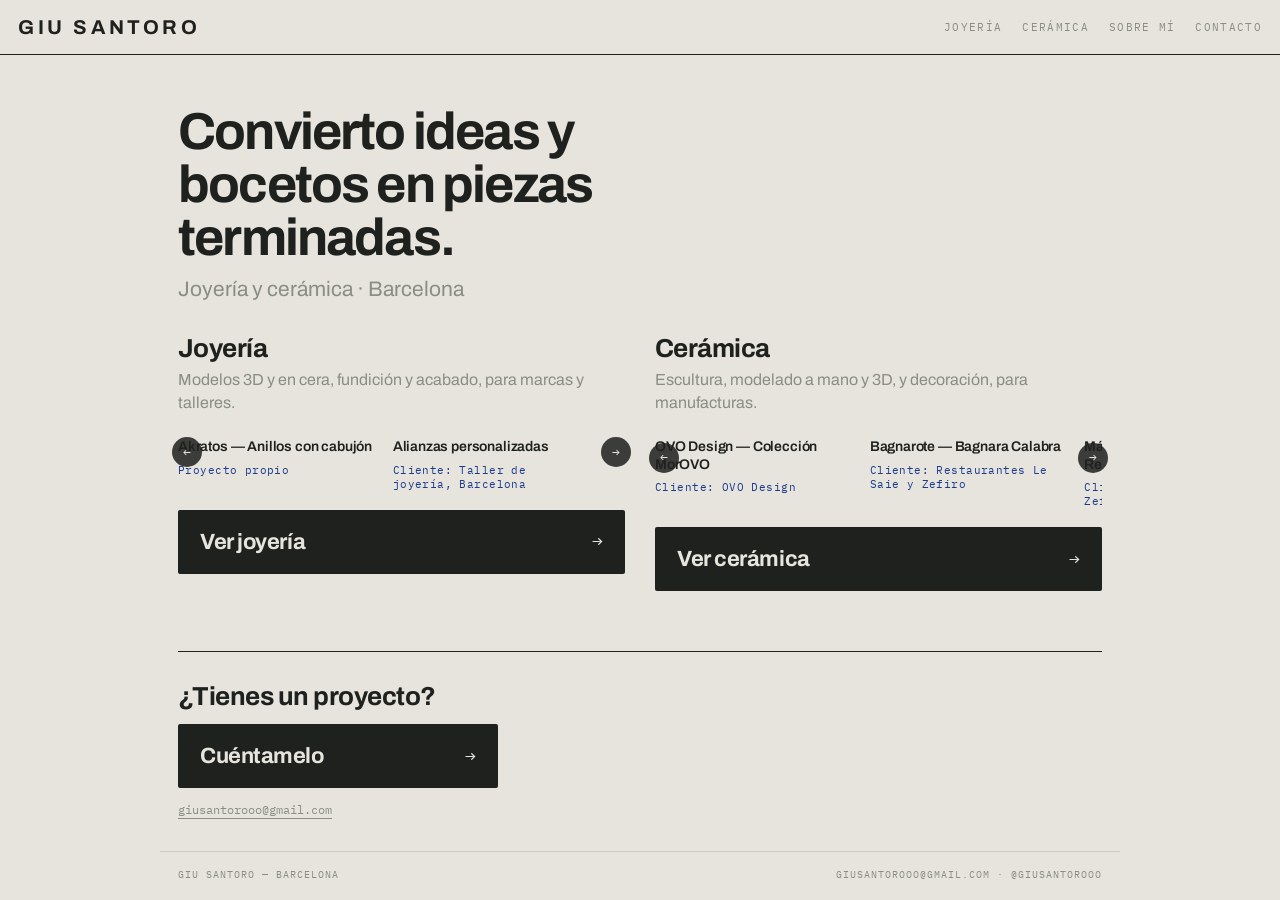
<file: index.html>
<!DOCTYPE html>
<html lang="es">
<head>
  <meta charset="utf-8">
  <meta name="viewport" content="width=device-width, initial-scale=1">
  <title>Giu Santoro (Giuseppe Santoro) — Joyería y cerámica, Barcelona</title>
  <!-- SEO -->
  <meta name="description" content="Giuseppe Santoro (Giu Santoro), orfebre y ceramista en Barcelona. Convierto ideas y bocetos en piezas terminadas: joyería para marcas y talleres, cerámica para manufacturas y diseñadores.">
  <link rel="canonical" href="https://giusantoro.com/">
  <meta property="og:type" content="website">
  <meta property="og:site_name" content="Giu Santoro">
  <meta property="og:locale" content="es_ES">
  <meta property="og:url" content="https://giusantoro.com/">
  <meta property="og:title" content="Giu Santoro (Giuseppe Santoro) — Joyería y cerámica, Barcelona">
  <meta property="og:description" content="Giuseppe Santoro (Giu Santoro), orfebre y ceramista en Barcelona. Convierto ideas y bocetos en piezas terminadas: joyería para marcas y talleres, cerámica para manufacturas y diseñadores.">
  <meta property="og:image" content="https://giusantoro.com/img/og-home.jpg">
  <meta property="og:image:width" content="1200">
  <meta property="og:image:height" content="630">
  <meta name="twitter:card" content="summary_large_image">
  <script type="application/ld+json">{"@context": "https://schema.org", "@type": "Person", "name": "Giuseppe Santoro", "alternateName": "Giu Santoro", "jobTitle": "Orfebre y ceramista", "url": "https://giusantoro.com/", "address": {"@type": "PostalAddress", "addressLocality": "Barcelona", "addressCountry": "ES"}, "sameAs": ["https://www.instagram.com/giusantorooo/"]}</script>
  <!-- /SEO -->
  <link rel="stylesheet" href="/css/estilo.css?v=20261012d">
</head>
<body data-pagina="home">
  <header class="nav">
    <a class="marca" href="/">Giu Santoro</a>
    <nav class="links">
      <a href="/joyeria" data-n="joyeria">Joyería</a>
      <a href="/ceramica" data-n="ceramica">Cerámica</a>
      <a href="/sobre" data-n="sobre">Sobre mí</a>
      <a href="/contacto" data-n="contacto">Contacto</a>
    </nav>
  </header>
  <main>
    <section class="hero" id="hero"></section>

    <div class="dos-vias">
      <section class="via">
        <h2 class="via-tit">Joyería</h2>
        <p class="via-txt" id="txt-joyeria"></p>
        <div class="carrusel">
          <button class="flecha izq" id="joy-izq" type="button" aria-label="Anterior">←</button>
          <div class="carril" id="sel-joyeria"></div>
          <button class="flecha der" id="joy-der" type="button" aria-label="Siguiente">→</button>
        </div>
        <div class="sec-cta"><a class="ruta" href="/joyeria"><span>Ver joyería</span><i>→</i></a></div>
      </section>

      <section class="via">
        <h2 class="via-tit">Cerámica</h2>
        <p class="via-txt" id="txt-ceramica"></p>
        <div class="carrusel">
          <button class="flecha izq" id="cer-izq" type="button" aria-label="Anterior">←</button>
          <div class="carril" id="sel-ceramica"></div>
          <button class="flecha der" id="cer-der" type="button" aria-label="Siguiente">→</button>
        </div>
        <div class="sec-cta"><a class="ruta" href="/ceramica"><span>Ver cerámica</span><i>→</i></a></div>
      </section>
    </div>
  </main>
  <footer class="pie">
    <span>Giu Santoro — Barcelona</span>
    <span id="pie-datos"></span>
  </footer>
  <script src="/js/sitio.js?v=20261012b"></script>
</body>
</html>
</file>
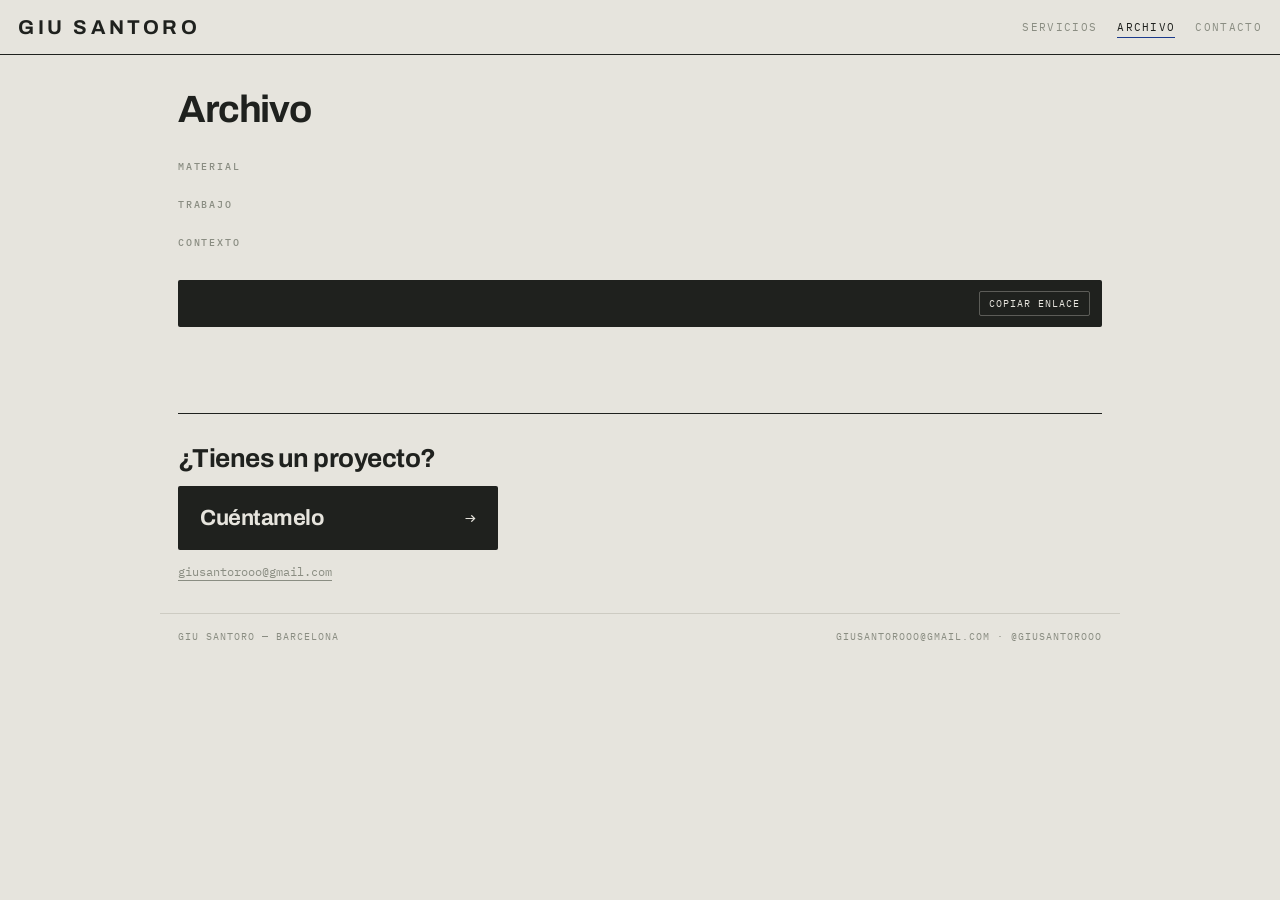
<file: archivo.html>
<!DOCTYPE html>
<html lang="es">
<head>
  <meta charset="utf-8">
  <meta name="viewport" content="width=device-width, initial-scale=1">
  <title>Archivo — Giu Santoro</title>
  <meta name="description" content="Giuseppe Santoro. Cerámica y joyería en Barcelona. Modelos, moldes, series cortas, escultura, decoración, acabado.">
  <link rel="stylesheet" href="/css/estilo.css?v=20261012d">
</head>
<body data-pagina="archivo">
  <header class="nav">
    <a class="marca" href="/">Giu Santoro</a>
    <nav class="links">
      <a href="/servicios" data-n="servicios">Servicios</a>
      <a href="/archivo" data-n="archivo">Archivo</a>
      <a href="/contacto" data-n="contacto">Contacto</a>
    </nav>
  </header>
  <main>
    <div class="arch-head">
      <h1 class="h2">Archivo</h1>
      <span class="count" id="count"></span>
    </div>
    <div class="grupo"><div class="eyebrow">Material</div><div class="fila" id="f-material"></div></div>
    <div class="grupo"><div class="eyebrow">Trabajo</div><div class="fila" id="f-trabajo"></div></div>
    <div class="grupo"><div class="eyebrow">Contexto</div><div class="fila" id="f-contexto"></div></div>
    <div class="urlbar">
      <code id="url"></code>
      <button class="copiar" id="copiar">Copiar enlace</button>
    </div>
    <p class="narra" id="narra"></p>
    <div class="rejilla" id="rejilla"></div>
  </main>
  <footer class="pie">
    <span>Giu Santoro — Barcelona</span>
    <span id="pie-datos"></span>
  </footer>
  <script src="/js/sitio.js?v=20261012b"></script>
</body>
</html>
</file>
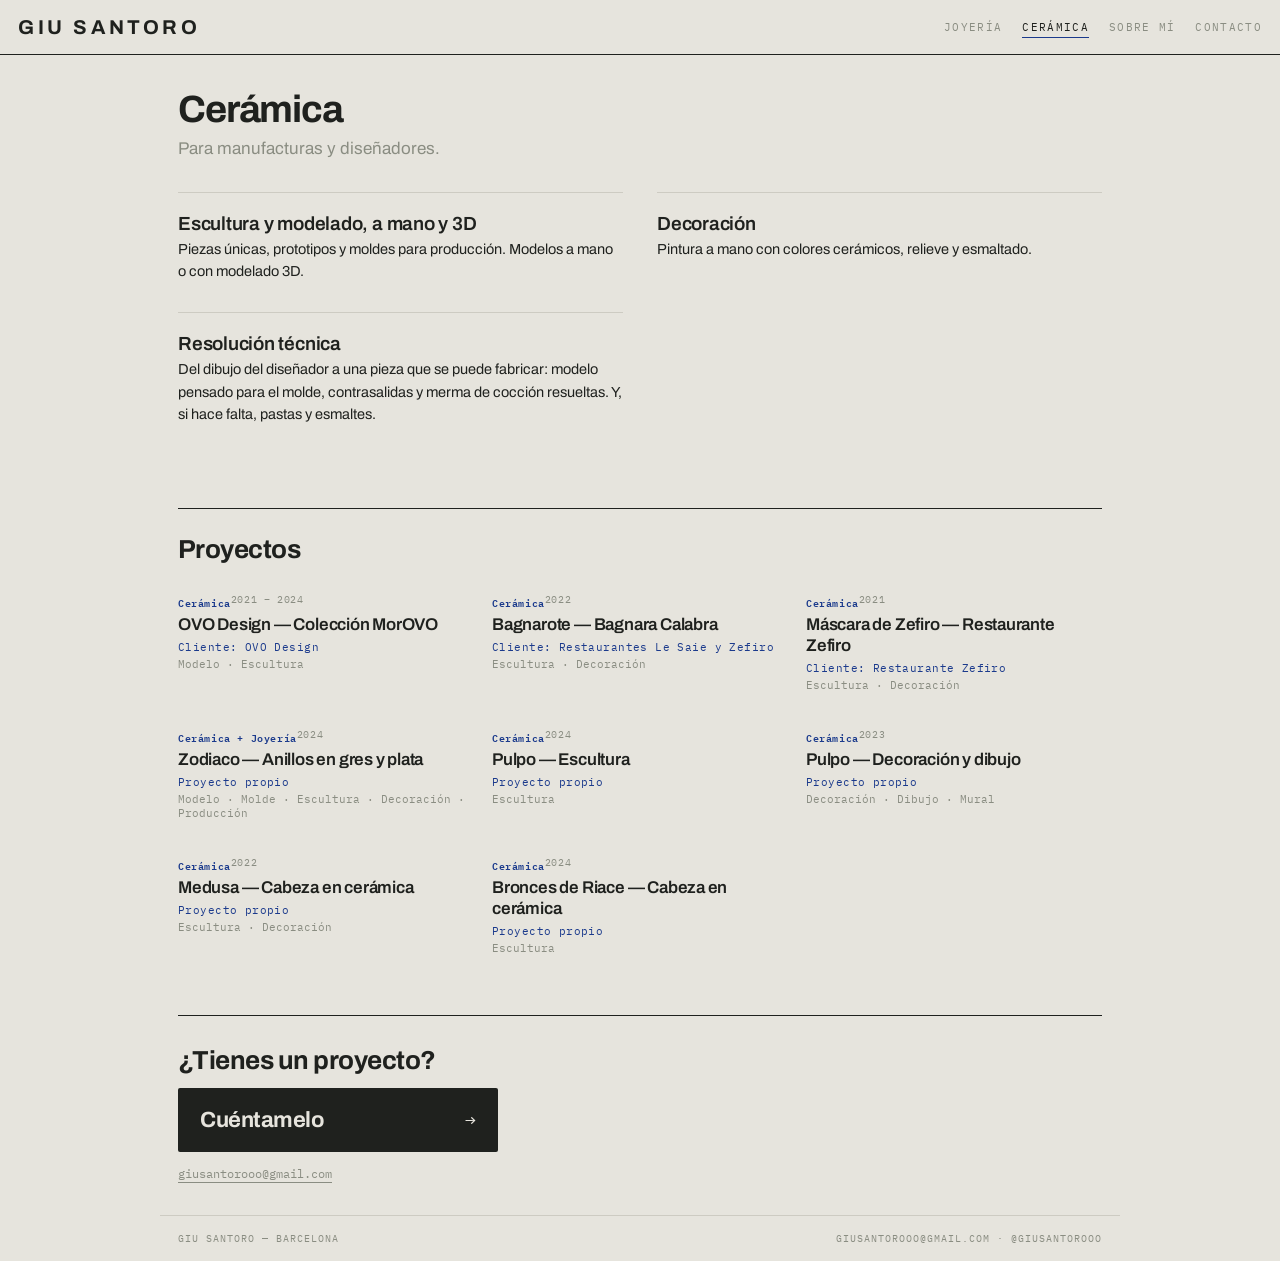
<file: ceramica.html>
<!DOCTYPE html>
<html lang="es">
<head>
  <meta charset="utf-8">
  <meta name="viewport" content="width=device-width, initial-scale=1">
  <title>Cerámica para manufacturas y diseñadores — Giu Santoro, Barcelona</title>
  <!-- SEO -->
  <meta name="description" content="Cerámica para manufacturas y diseñadores: escultura, modelos a mano o con modelado 3D, moldes, decoración y resolución técnica. Giuseppe Santoro (Giu Santoro).">
  <link rel="canonical" href="https://giusantoro.com/ceramica">
  <meta property="og:type" content="website">
  <meta property="og:site_name" content="Giu Santoro">
  <meta property="og:locale" content="es_ES">
  <meta property="og:url" content="https://giusantoro.com/ceramica">
  <meta property="og:title" content="Cerámica para manufacturas y diseñadores — Giu Santoro, Barcelona">
  <meta property="og:description" content="Cerámica para manufacturas y diseñadores: escultura, modelos a mano o con modelado 3D, moldes, decoración y resolución técnica. Giuseppe Santoro (Giu Santoro).">
  <meta property="og:image" content="https://giusantoro.com/img/og-ceramica.jpg">
  <meta property="og:image:width" content="1200">
  <meta property="og:image:height" content="630">
  <meta name="twitter:card" content="summary_large_image">
  <!-- /SEO -->
  <link rel="stylesheet" href="/css/estilo.css?v=20261012d">
</head>
<body data-pagina="ceramica">
  <header class="nav">
    <a class="marca" href="/">Giu Santoro</a>
    <nav class="links">
      <a href="/joyeria" data-n="joyeria">Joyería</a>
      <a href="/ceramica" data-n="ceramica">Cerámica</a>
      <a href="/sobre" data-n="sobre">Sobre mí</a>
      <a href="/contacto" data-n="contacto">Contacto</a>
    </nav>
  </header>
  <main>
    <h1 class="h2">Cerámica</h1>
    <p class="intro" id="intro"></p>
    <div class="servicios" id="servicios"></div>
    <div class="nota" id="nota"></div>
    <h2 class="h3">Proyectos</h2>
    <div class="rejilla" id="piezas"></div>
  </main>
  <footer class="pie">
    <span>Giu Santoro — Barcelona</span>
    <span id="pie-datos"></span>
  </footer>
  <script src="/js/sitio.js?v=20261012b"></script>
</body>
</html>
</file>
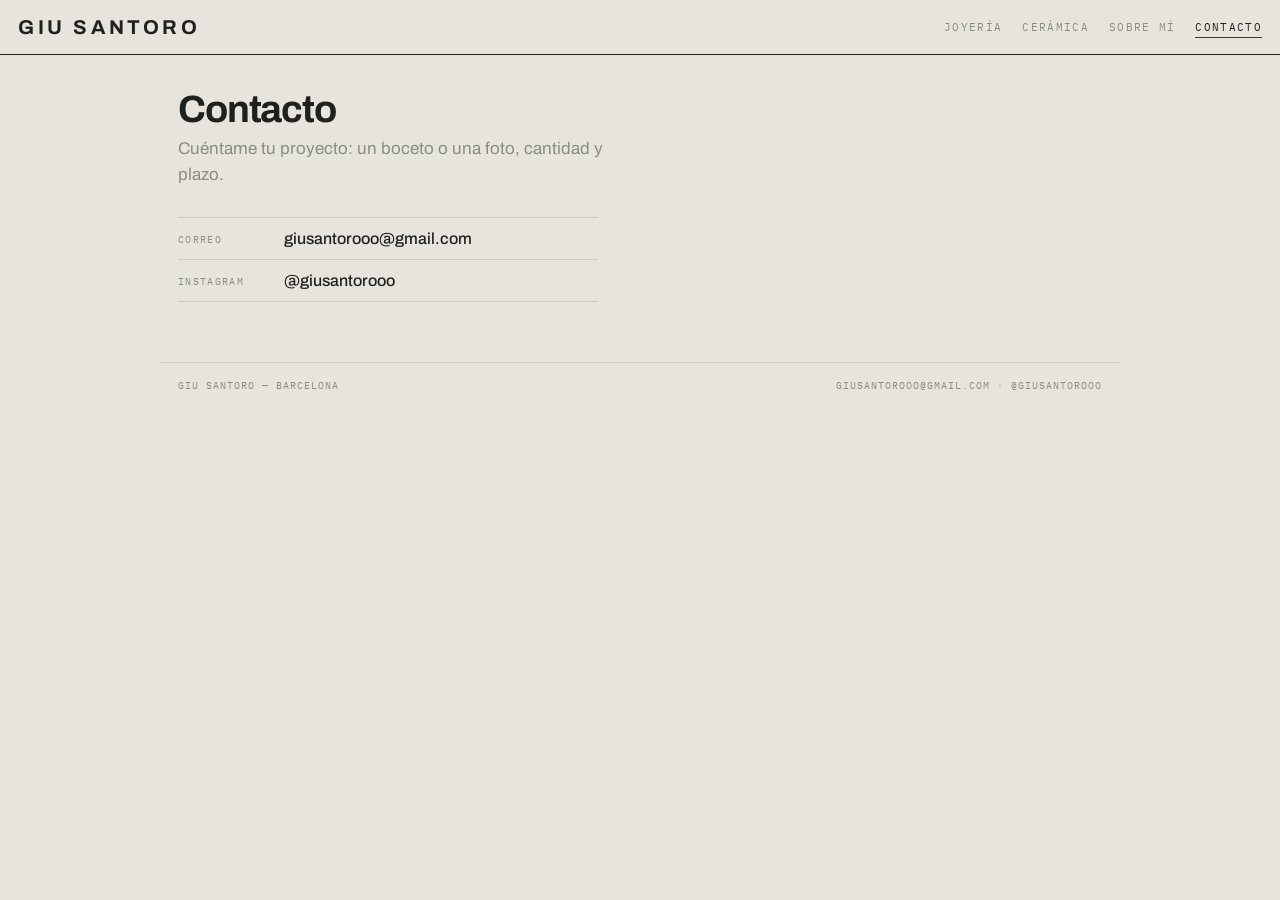
<file: contacto.html>
<!DOCTYPE html>
<html lang="es">
<head>
  <meta charset="utf-8">
  <meta name="viewport" content="width=device-width, initial-scale=1">
  <title>Contacto — Giu Santoro, Barcelona</title>
  <!-- SEO -->
  <meta name="description" content="Contacto de Giuseppe Santoro (Giu Santoro), orfebre y ceramista en Barcelona. Cuéntame tu proyecto: un boceto o una foto, cantidad y plazo.">
  <link rel="canonical" href="https://giusantoro.com/contacto">
  <meta property="og:type" content="website">
  <meta property="og:site_name" content="Giu Santoro">
  <meta property="og:locale" content="es_ES">
  <meta property="og:url" content="https://giusantoro.com/contacto">
  <meta property="og:title" content="Contacto — Giu Santoro, Barcelona">
  <meta property="og:description" content="Contacto de Giuseppe Santoro (Giu Santoro), orfebre y ceramista en Barcelona. Cuéntame tu proyecto: un boceto o una foto, cantidad y plazo.">
  <meta property="og:image" content="https://giusantoro.com/img/og-home.jpg">
  <meta property="og:image:width" content="1200">
  <meta property="og:image:height" content="630">
  <meta name="twitter:card" content="summary_large_image">
  <!-- /SEO -->
  <link rel="stylesheet" href="/css/estilo.css?v=20261012d">
</head>
<body data-pagina="contacto">
  <header class="nav">
    <a class="marca" href="/">Giu Santoro</a>
    <nav class="links">
      <a href="/joyeria" data-n="joyeria">Joyería</a>
      <a href="/ceramica" data-n="ceramica">Cerámica</a>
      <a href="/sobre" data-n="sobre">Sobre mí</a>
      <a href="/contacto" data-n="contacto">Contacto</a>
    </nav>
  </header>
  <main>
    <h1 class="h2">Contacto</h1>
    <p class="intro" id="intro"></p>
    <dl class="contacto" id="datos"></dl>
  </main>
  <footer class="pie">
    <span>Giu Santoro — Barcelona</span>
    <span id="pie-datos"></span>
  </footer>
  <script src="/js/sitio.js?v=20261012b"></script>
</body>
</html>
</file>
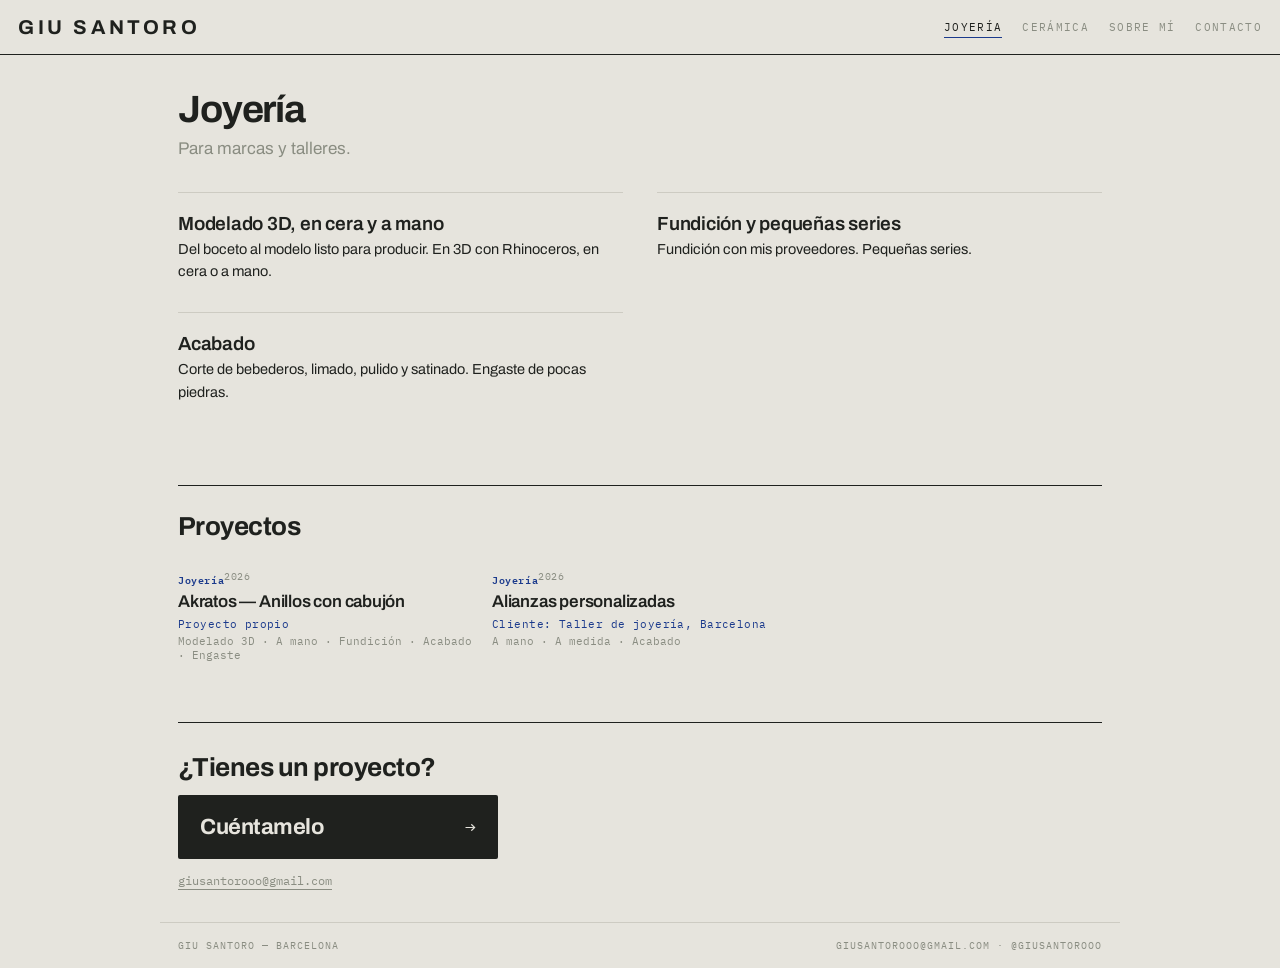
<file: joyeria.html>
<!DOCTYPE html>
<html lang="es">
<head>
  <meta charset="utf-8">
  <meta name="viewport" content="width=device-width, initial-scale=1">
  <title>Joyería para marcas y talleres — Giu Santoro, Barcelona</title>
  <!-- SEO -->
  <meta name="description" content="Joyería para marcas y talleres en Barcelona: modelado 3D con Rhinoceros, en cera y a mano, fundición, pequeñas series y acabado. Giuseppe Santoro (Giu Santoro).">
  <link rel="canonical" href="https://giusantoro.com/joyeria">
  <meta property="og:type" content="website">
  <meta property="og:site_name" content="Giu Santoro">
  <meta property="og:locale" content="es_ES">
  <meta property="og:url" content="https://giusantoro.com/joyeria">
  <meta property="og:title" content="Joyería para marcas y talleres — Giu Santoro, Barcelona">
  <meta property="og:description" content="Joyería para marcas y talleres en Barcelona: modelado 3D con Rhinoceros, en cera y a mano, fundición, pequeñas series y acabado. Giuseppe Santoro (Giu Santoro).">
  <meta property="og:image" content="https://giusantoro.com/img/og-joyeria.jpg">
  <meta property="og:image:width" content="1200">
  <meta property="og:image:height" content="630">
  <meta name="twitter:card" content="summary_large_image">
  <!-- /SEO -->
  <link rel="stylesheet" href="/css/estilo.css?v=20261012d">
</head>
<body data-pagina="joyeria">
  <header class="nav">
    <a class="marca" href="/">Giu Santoro</a>
    <nav class="links">
      <a href="/joyeria" data-n="joyeria">Joyería</a>
      <a href="/ceramica" data-n="ceramica">Cerámica</a>
      <a href="/sobre" data-n="sobre">Sobre mí</a>
      <a href="/contacto" data-n="contacto">Contacto</a>
    </nav>
  </header>
  <main>
    <h1 class="h2">Joyería</h1>
    <p class="intro" id="intro"></p>
    <div class="servicios" id="servicios"></div>
    <div class="nota" id="nota"></div>
    <h2 class="h3">Proyectos</h2>
    <div class="rejilla" id="piezas"></div>
  </main>
  <footer class="pie">
    <span>Giu Santoro — Barcelona</span>
    <span id="pie-datos"></span>
  </footer>
  <script src="/js/sitio.js?v=20261012b"></script>
</body>
</html>
</file>
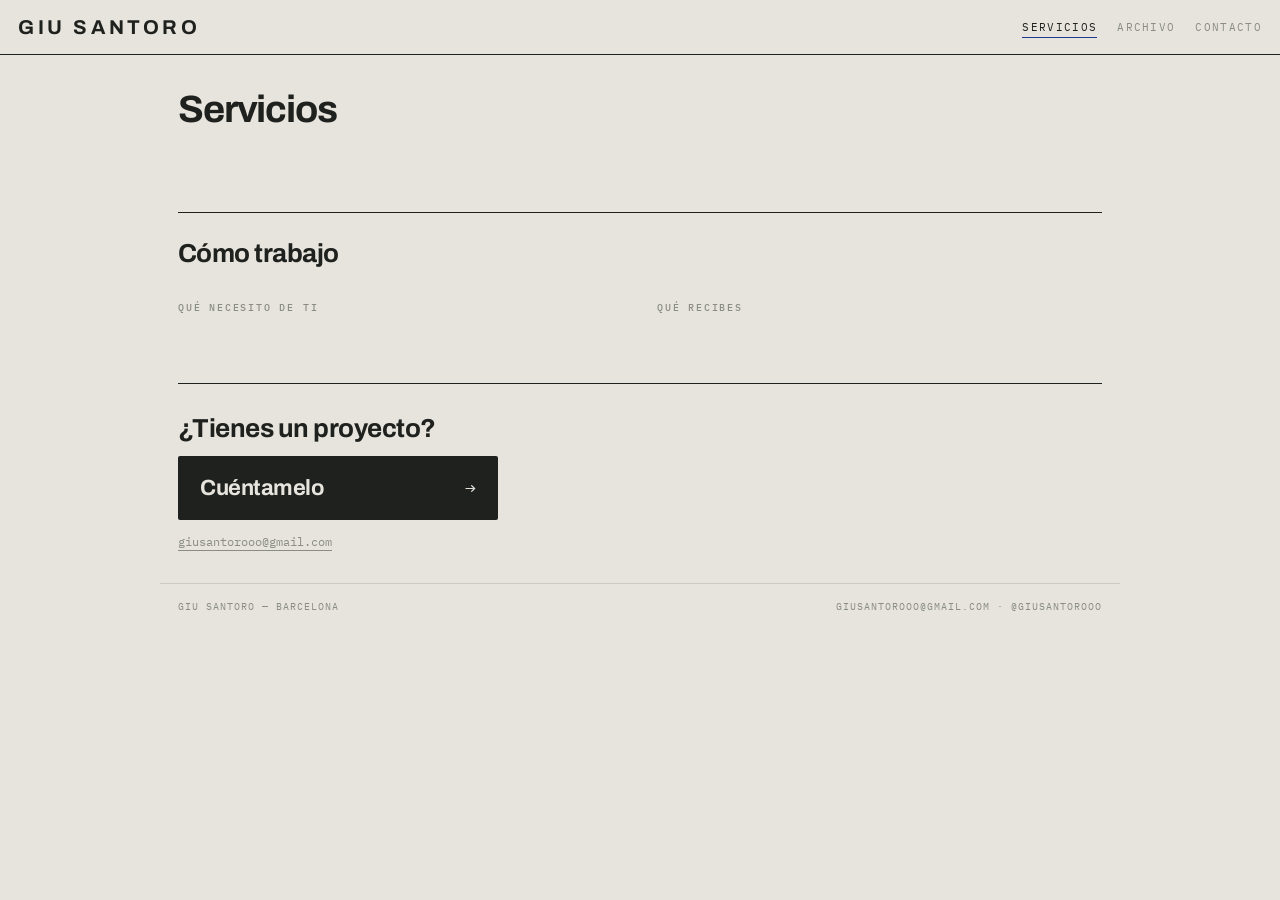
<file: servicios.html>
<!DOCTYPE html>
<html lang="es">
<head>
  <meta charset="utf-8">
  <meta name="viewport" content="width=device-width, initial-scale=1">
  <title>Servicios — Giu Santoro</title>
  <meta name="description" content="Giuseppe Santoro. Cerámica y joyería en Barcelona. Modelos, moldes, series cortas, escultura, decoración, acabado.">
  <link rel="stylesheet" href="/css/estilo.css?v=20261012d">
</head>
<body data-pagina="servicios">
  <header class="nav">
    <a class="marca" href="/">Giu Santoro</a>
    <nav class="links">
      <a href="/servicios" data-n="servicios">Servicios</a>
      <a href="/archivo" data-n="archivo">Archivo</a>
      <a href="/contacto" data-n="contacto">Contacto</a>
    </nav>
  </header>
  <main>
    <h1 class="h2">Servicios</h1>
    <p class="intro" id="intro"></p>
    <div class="servicios" id="servicios"></div>
    <h2 class="h3">Cómo trabajo</h2>
    <ol class="fases" id="fases"></ol>
    <div class="necesito">
      <div><div class="eyebrow">Qué necesito de ti</div><p id="necesito"></p></div>
      <div><div class="eyebrow">Qué recibes</div><p id="recibes"></p></div>
    </div>
  </main>
  <footer class="pie">
    <span>Giu Santoro — Barcelona</span>
    <span id="pie-datos"></span>
  </footer>
  <script src="/js/sitio.js?v=20261012b"></script>
</body>
</html>
</file>
<file: css/estilo.css>
@import url('https://fonts.googleapis.com/css2?family=Archivo:wght@400;500;600;700&family=IBM+Plex+Mono:wght@400;500;600&display=swap');

:root {
  --yeso: #E6E4DD;
  --grafito: #1F211E;
  --cobalto: #1B3A8C;
  --oxido: #8A8D82;
  --linea: #CDCBC2;
}

*, *::before, *::after { box-sizing: border-box; }

body {
  margin: 0;
  background: var(--yeso);
  color: var(--grafito);
  font-family: 'Archivo', system-ui, sans-serif;
  -webkit-font-smoothing: antialiased;
}

button, a.btn { font-family: inherit; cursor: pointer; border: none; background: none; color: inherit; padding: 0; }
a { color: inherit; text-decoration: none; }
button:focus-visible, a:focus-visible { outline: 2px solid var(--cobalto); outline-offset: 3px; }

/* ---------- NAV ---------- */
.nav {
  display: flex; align-items: center; justify-content: space-between; gap: 12px;
  padding: 15px 16px; border-bottom: 1.5px solid var(--grafito);
  position: sticky; top: 0; background: var(--yeso); z-index: 30;
}
.marca { font-size: 16px; font-weight: 700; letter-spacing: 0.14em; text-transform: uppercase; flex: none; transition: color .15s; }
.marca:hover { color: var(--cobalto); }
.links { display: flex; gap: 11px; }
.links a {
  font-family: 'IBM Plex Mono', monospace; font-size: 9.5px; letter-spacing: 0.05em;
  text-transform: uppercase; color: var(--oxido); padding: 3px 0; white-space: nowrap;
  border-bottom: 1.5px solid transparent; transition: color .15s, border-color .15s;
}
.links a:hover { color: var(--grafito); }
.links a.on { color: var(--grafito); border-bottom-color: var(--cobalto); }
@media (min-width: 420px) {
  .nav { padding: 16px 18px; }
  .marca { font-size: 20px; letter-spacing: 0.18em; }
  .links { gap: 20px; }
  .links a { font-size: 11px; letter-spacing: 0.12em; }
}

main { padding: 34px 18px 60px; max-width: 960px; margin: 0 auto; }

/* ---------- HOME ---------- */
.hero { padding: 26px 0 34px; }
.h1 { margin: 0; font-size: 52px; line-height: 0.94; font-weight: 700; letter-spacing: -0.035em; animation: sube .5s ease both; }
.h1 em { font-style: normal; color: var(--cobalto); }
.sub { margin: 14px 0 0; font-size: 21px; color: var(--oxido); }
.caps { margin: 26px 0 0; font-family: 'IBM Plex Mono', monospace; font-size: 12.5px; line-height: 1.9; letter-spacing: 0.03em; white-space: pre-line; }
.cta { display: inline-block; margin-top: 28px; background: var(--grafito); color: var(--yeso); padding: 13px 22px; font-size: 15px; font-weight: 600; border-radius: 2px; transition: background .15s; }
.cta:hover { background: var(--cobalto); }
@media (min-width: 700px) { .h1 { font-size: 88px; } }

.tira { border-top: 1px solid var(--linea); border-bottom: 1px solid var(--linea); padding: 13px 0; font-family: 'IBM Plex Mono', monospace; font-size: 11.5px; color: var(--oxido); line-height: 1.6; }
.bloque { padding-top: 38px; }
.mas { display: inline-block; margin-top: 26px; font-family: 'IBM Plex Mono', monospace; font-size: 12px; letter-spacing: 0.06em; color: var(--cobalto); text-decoration: underline; text-underline-offset: 4px; }

.eyebrow { font-family: 'IBM Plex Mono', monospace; font-size: 10px; font-weight: 500; letter-spacing: 0.18em; text-transform: uppercase; color: var(--oxido); margin-bottom: 9px; }

/* ---------- TÍTULOS ---------- */
.h2 { margin: 0 0 6px; font-size: 38px; font-weight: 700; letter-spacing: -0.03em; }
.h3 { margin: 52px 0 20px; font-size: 26px; font-weight: 700; letter-spacing: -0.02em; padding-top: 26px; border-top: 1.5px solid var(--grafito); }
.intro { margin: 0 0 30px; font-size: 17px; line-height: 1.5; max-width: 44ch; color: var(--oxido); }

/* ---------- SERVICIOS ---------- */
.servicios { display: grid; grid-template-columns: 1fr; }
@media (min-width: 700px) { .servicios { grid-template-columns: 1fr 1fr; column-gap: 34px; } }
.serv { padding: 20px 0; border-top: 1px solid var(--linea); }
.serv h3 { margin: 0 0 4px; font-size: 19px; font-weight: 600; letter-spacing: -0.012em; }
.serv .linea { margin: 0 0 8px; font-family: 'IBM Plex Mono', monospace; font-size: 11.5px; color: var(--cobalto); }
.serv p.txt { margin: 0 0 10px; font-size: 14.5px; line-height: 1.55; }
.verlo { font-family: 'IBM Plex Mono', monospace; font-size: 11px; letter-spacing: 0.06em; color: var(--oxido); text-decoration: underline; text-underline-offset: 3px; }
.verlo:hover { color: var(--cobalto); }

.fases { list-style: none; margin: 0; padding: 0; }
.fases li { display: flex; gap: 16px; padding: 14px 0; border-bottom: 1px solid var(--linea); }
.num { font-family: 'IBM Plex Mono', monospace; font-size: 12px; font-weight: 600; color: var(--cobalto); flex: none; padding-top: 3px; }
.fases strong { display: block; font-size: 16px; font-weight: 600; margin-bottom: 2px; }
.fases span.d { font-size: 14.5px; line-height: 1.5; color: var(--oxido); }

.necesito { display: grid; grid-template-columns: 1fr; gap: 24px; margin-top: 34px; }
@media (min-width: 700px) { .necesito { grid-template-columns: 1fr 1fr; gap: 34px; } }
.necesito p { margin: 0; font-size: 15px; line-height: 1.55; }

/* ---------- ARCHIVO ---------- */
.arch-head { display: flex; align-items: baseline; justify-content: space-between; margin-bottom: 24px; }
.count { font-family: 'IBM Plex Mono', monospace; font-size: 13px; font-weight: 500; }
.count i { color: var(--oxido); font-style: normal; }
.grupo { margin-bottom: 16px; }
.fila { display: flex; flex-wrap: wrap; gap: 6px; align-items: center; }
.mat { font-size: 16px; font-weight: 600; padding: 7px 15px; border: 1.5px solid var(--linea); border-radius: 2px; transition: background .15s, color .15s, border-color .15s; }
.mat:hover { border-color: var(--grafito); }
.mat.on { background: var(--grafito); color: var(--yeso); border-color: var(--grafito); }
.chip { font-family: 'IBM Plex Mono', monospace; font-size: 11px; font-weight: 500; padding: 6px 10px; border: 1px solid var(--linea); border-radius: 2px; transition: background .15s, color .15s, border-color .15s; }
.chip:hover { border-color: var(--cobalto); color: var(--cobalto); }
.chip.on { background: var(--cobalto); color: #fff; border-color: var(--cobalto); }
.reset { font-family: 'IBM Plex Mono', monospace; font-size: 11px; color: var(--oxido); text-decoration: underline; text-underline-offset: 3px; padding: 6px 4px; }

.urlbar { display: flex; align-items: center; justify-content: space-between; gap: 12px; margin-top: 22px; padding: 11px 12px; background: var(--grafito); border-radius: 2px; }
.urlbar code { font-family: 'IBM Plex Mono', monospace; font-size: 11px; color: #B9C6E8; overflow: hidden; text-overflow: ellipsis; white-space: nowrap; }
.copiar { font-family: 'IBM Plex Mono', monospace; font-size: 10px; letter-spacing: 0.1em; text-transform: uppercase; color: var(--yeso); border: 1px solid rgba(230,228,221,0.3); padding: 5px 9px; border-radius: 2px; flex: none; }
.copiar:hover { background: rgba(230,228,221,0.12); }
.narra { margin: 10px 0 26px; font-size: 14.5px; color: var(--oxido); line-height: 1.45; }

/* ---------- CARRUSEL home ---------- */
.carrusel { position: relative; }
.carril { display: flex; gap: 18px; overflow-x: auto; scroll-snap-type: x mandatory; scroll-behavior: smooth; scrollbar-width: none; -ms-overflow-style: none; padding-bottom: 2px; }
.carril::-webkit-scrollbar { display: none; }
.carril .tarj { flex: 0 0 auto; width: 76%; scroll-snap-align: start; }
@media (min-width: 560px) { .carril .tarj { width: 45%; } }
@media (min-width: 900px) { .carril .tarj { width: 30.5%; } }
.flecha { position: absolute; top: 33%; transform: translateY(-50%); z-index: 5; width: 40px; height: 40px; border-radius: 50%; background: var(--grafito); color: var(--yeso); font-family: 'IBM Plex Mono', monospace; font-size: 16px; display: flex; align-items: center; justify-content: center; opacity: .85; transition: opacity .15s, background .15s; }
.flecha:hover { background: var(--cobalto); opacity: 1; }
.flecha.izq { left: -8px; }
.flecha.der { right: -8px; }
@media (min-width: 700px) { .flecha.izq { left: -20px; } .flecha.der { right: -20px; } }

/* ---------- REJILLA ---------- */
.rejilla { display: grid; grid-template-columns: 1fr; gap: 26px 18px; }
@media (min-width: 560px) { .rejilla { grid-template-columns: 1fr 1fr; } }
@media (min-width: 900px) { .rejilla { grid-template-columns: 1fr 1fr 1fr; } }

.tarj { text-align: left; display: flex; flex-direction: column; width: 100%; animation: sube .4s ease both; }
.tarj:hover .foto { filter: brightness(1.06); }
.tarj:hover h3 { color: var(--cobalto); }

.foto {
  position: relative; aspect-ratio: 4/5; border-radius: 2px; overflow: hidden;
  display: flex; align-items: center; justify-content: center; transition: filter .2s;
  background-color: #C3C7CE; background-size: cover; background-position: center;
}
.foto.j { background-color: #B9B6AC; }
.foto.m { background-color: #BEC0C0; }
.foto .ph { font-family: 'IBM Plex Mono', monospace; font-size: 10px; letter-spacing: 0.16em; text-transform: uppercase; color: rgba(31,33,30,0.42); }
.foto-big { aspect-ratio: 16/10; margin-bottom: 16px; }

.tmeta { display: flex; justify-content: space-between; margin: 10px 0 3px; font-family: 'IBM Plex Mono', monospace; font-size: 10px; letter-spacing: 0.06em; }
.tmeta .m { color: var(--cobalto); font-weight: 600; }
.tmeta .a { color: var(--oxido); }
.tarj h3 { margin: 0 0 5px; font-size: 17px; font-weight: 600; line-height: 1.24; letter-spacing: -0.012em; transition: color .15s; }
.ttag { font-family: 'IBM Plex Mono', monospace; font-size: 10.5px; color: var(--oxido); }

/* ---------- FICHA ---------- */
.overlay { position: fixed; inset: 0; background: rgba(31,33,30,0.55); display: flex; align-items: flex-start; justify-content: center; padding: 18px; overflow-y: auto; z-index: 40; }
.ficha { position: relative; background: var(--yeso); max-width: 560px; width: 100%; padding: 20px; border-radius: 2px; animation: sube .3s ease both; }
.cerrar { position: absolute; top: 12px; right: 12px; z-index: 2; width: 30px; height: 30px; background: var(--yeso); border-radius: 2px; font-family: 'IBM Plex Mono', monospace; }
.ficha h2 { margin: 0 0 16px; font-size: 25px; font-weight: 700; line-height: 1.16; letter-spacing: -0.022em; }
.spec { margin: 0 0 20px; border-top: 1px solid var(--linea); font-family: 'IBM Plex Mono', monospace; font-size: 11.5px; }
.spec > div { display: flex; gap: 14px; padding: 7px 0; border-bottom: 1px solid var(--linea); }
.spec dt { color: var(--oxido); letter-spacing: 0.12em; text-transform: uppercase; font-size: 9.5px; width: 82px; flex: none; padding-top: 2px; }
.spec dd { margin: 0; font-weight: 500; }
.cuerpo p { margin: 0 0 12px; font-size: 15.5px; line-height: 1.55; }
.cuerpo strong { color: var(--cobalto); }
.gal { display: grid; grid-template-columns: 1fr 1fr; gap: 8px; margin-top: 16px; }
.gal img { width: 100%; border-radius: 2px; display: block; }

/* ---------- CONTACTO ---------- */
.contacto { margin: 0; border-top: 1px solid var(--linea); max-width: 420px; }
.contacto > div { display: flex; gap: 16px; padding: 12px 0; border-bottom: 1px solid var(--linea); }
.contacto dt { font-family: 'IBM Plex Mono', monospace; font-size: 9.5px; letter-spacing: 0.14em; text-transform: uppercase; color: var(--oxido); width: 90px; flex: none; padding-top: 3px; }
.contacto dd { margin: 0; font-size: 16px; font-weight: 500; }
.contacto dd a:hover { color: var(--cobalto); }

.pie { display: flex; flex-wrap: wrap; gap: 8px 20px; justify-content: space-between; padding: 16px 18px; border-top: 1px solid var(--linea); font-family: 'IBM Plex Mono', monospace; font-size: 10px; letter-spacing: 0.1em; text-transform: uppercase; color: var(--oxido); max-width: 960px; margin: 0 auto; }

/* ---------- HOME · dos vías ---------- */
.lead { margin: 20px 0 0; font-size: 18px; line-height: 1.5; max-width: 42ch; }
.rutas { display: grid; grid-template-columns: 1fr; gap: 12px; margin-top: 30px; max-width: 480px; }
@media (min-width: 560px) { .rutas { grid-template-columns: 1fr 1fr; } }
.ruta { display: flex; align-items: center; justify-content: space-between; gap: 12px; padding: 20px 22px; background: var(--grafito); color: var(--yeso); border-radius: 2px; transition: background .15s; animation: sube .5s ease both; }
.ruta:hover { background: var(--cobalto); }
.ruta span { font-size: 22px; font-weight: 700; letter-spacing: -0.02em; }
.ruta i { font-style: normal; font-family: 'IBM Plex Mono', monospace; font-size: 18px; }

/* ---------- SOBRE MÍ ---------- */
.sobre { max-width: 60ch; margin-top: 8px; }
.sobre p { font-size: 16.5px; line-height: 1.6; margin: 0 0 16px; }
.sobre p:first-child { font-size: 19px; line-height: 1.45; }

@keyframes sube { from { opacity: 0; transform: translateY(9px); } to { opacity: 1; transform: none; } }
@media (prefers-reduced-motion: reduce) { *, *::before, *::after { animation: none !important; transition: none !important; } }

/* ---------- galería: imágenes horizontales a todo el ancho ---------- */
.gal img[src*="esmaltados"], .gal img.ancha { grid-column: 1 / -1; }
.gal img[src*="bagnarota-8"], .gal img[src*="bagnarota-3"] { grid-column: 1 / -1; }
.gal img[src*="zefiro-6abcdc"] { grid-column: 1 / -1; }
.gal img[src*="ovo-10"], .gal img[src*="ovo-11"] { grid-column: 1 / -1; }
.gal img[src*="pulpo-esc-02"], .gal img[src*="pulpo-esc-03"], .gal img[src*="pulpo-esc-04"] { grid-column: 1 / -1; }
.gal img[src*="riace-04"] { grid-column: 1 / -1; }
.gal img[src*="medusa-02"] { grid-column: 1 / -1; }
.gal img[src*="pulpo-dec"] { grid-column: 1 / -1; }

/* ---------- HOME · botón de sección bajo el carrusel ---------- */
.sec-cta { max-width: 480px; margin-top: 22px; }
.bloque.sep { border-top: 1px solid var(--linea); margin-top: 30px; }

/* ---------- HOME · una pantalla: hero compacto + dos vías ---------- */
body[data-pagina="home"] .hero { padding: 16px 0 18px; }
body[data-pagina="home"] .h1 { font-size: 38px; }
body[data-pagina="home"] .lead { margin-top: 12px; font-size: 16px; max-width: 60ch; }
@media (min-width: 700px) { body[data-pagina="home"] .h1 { font-size: 52px; } }

.dos-vias { display: grid; grid-template-columns: minmax(0, 1fr); gap: 38px; }
.dos-vias .via { min-width: 0; }
.dos-vias .eyebrow { margin-bottom: 8px; }
.dos-vias .sec-cta { max-width: none; margin-top: 14px; }
.dos-vias .tmeta, .dos-vias .ttag { display: none; }
.dos-vias .tarj h3 { font-size: 14px; margin-top: 8px; }
@media (min-width: 760px) {
  .dos-vias { grid-template-columns: minmax(0, 1fr) minmax(0, 1fr); gap: 30px; align-items: start; }
  .dos-vias .carril .tarj { width: 44%; }
  .dos-vias .flecha { width: 30px; height: 30px; font-size: 13px; }
  .dos-vias .flecha.izq { left: -6px; }
  .dos-vias .flecha.der { right: -6px; }
}
.gal img[src*="alianzas-02"] { grid-column: 1 / -1; }

/* ---------- HOME · titolo e offerta di ogni via ---------- */
.via-tit { margin: 0; font-size: 26px; font-weight: 700; letter-spacing: -0.02em; }
.via-txt { margin: 6px 0 16px; font-size: 16px; line-height: 1.45; color: var(--oxido); max-width: 46ch; }
body[data-pagina="home"] .h1 { max-width: 18ch; line-height: 1.02; }
body[data-pagina="home"] .hero { padding-bottom: 34px; }
@media (min-width: 760px) { .via-txt { min-height: 2.9em; } }

/* ---------- etichetta progetto, nota servizi, contatto in fondo ---------- */
.etq { font-family: 'IBM Plex Mono', monospace; font-size: 10.5px; letter-spacing: 0.04em; color: var(--cobalto); margin: 0 0 3px; }
.dos-vias .etq { margin-top: 2px; }
.nota { margin: 18px 0 0; padding-top: 14px; border-top: 1px solid var(--linea); font-size: 14.5px; color: var(--oxido); max-width: 60ch; }
.pie-cta { max-width: 924px; width: calc(100% - 36px); margin: 0 auto; padding: 30px 0 34px; border-top: 1.5px solid var(--grafito); display: grid; gap: 14px; }
.pie-cta p { margin: 0; font-size: 26px; font-weight: 700; letter-spacing: -0.02em; }
.pie-cta .ruta { max-width: 320px; }
.pie-mail { font-family: 'IBM Plex Mono', monospace; font-size: 12px; color: var(--oxido); text-decoration: underline; text-underline-offset: 4px; }
.nota p { margin: 0 0 6px; }
.gal img[src*="cabujon-3d"], .gal img[src*="cabujon-01"], .gal img[src*="cabujon-06"] { grid-column: 1 / -1; }
</file>
